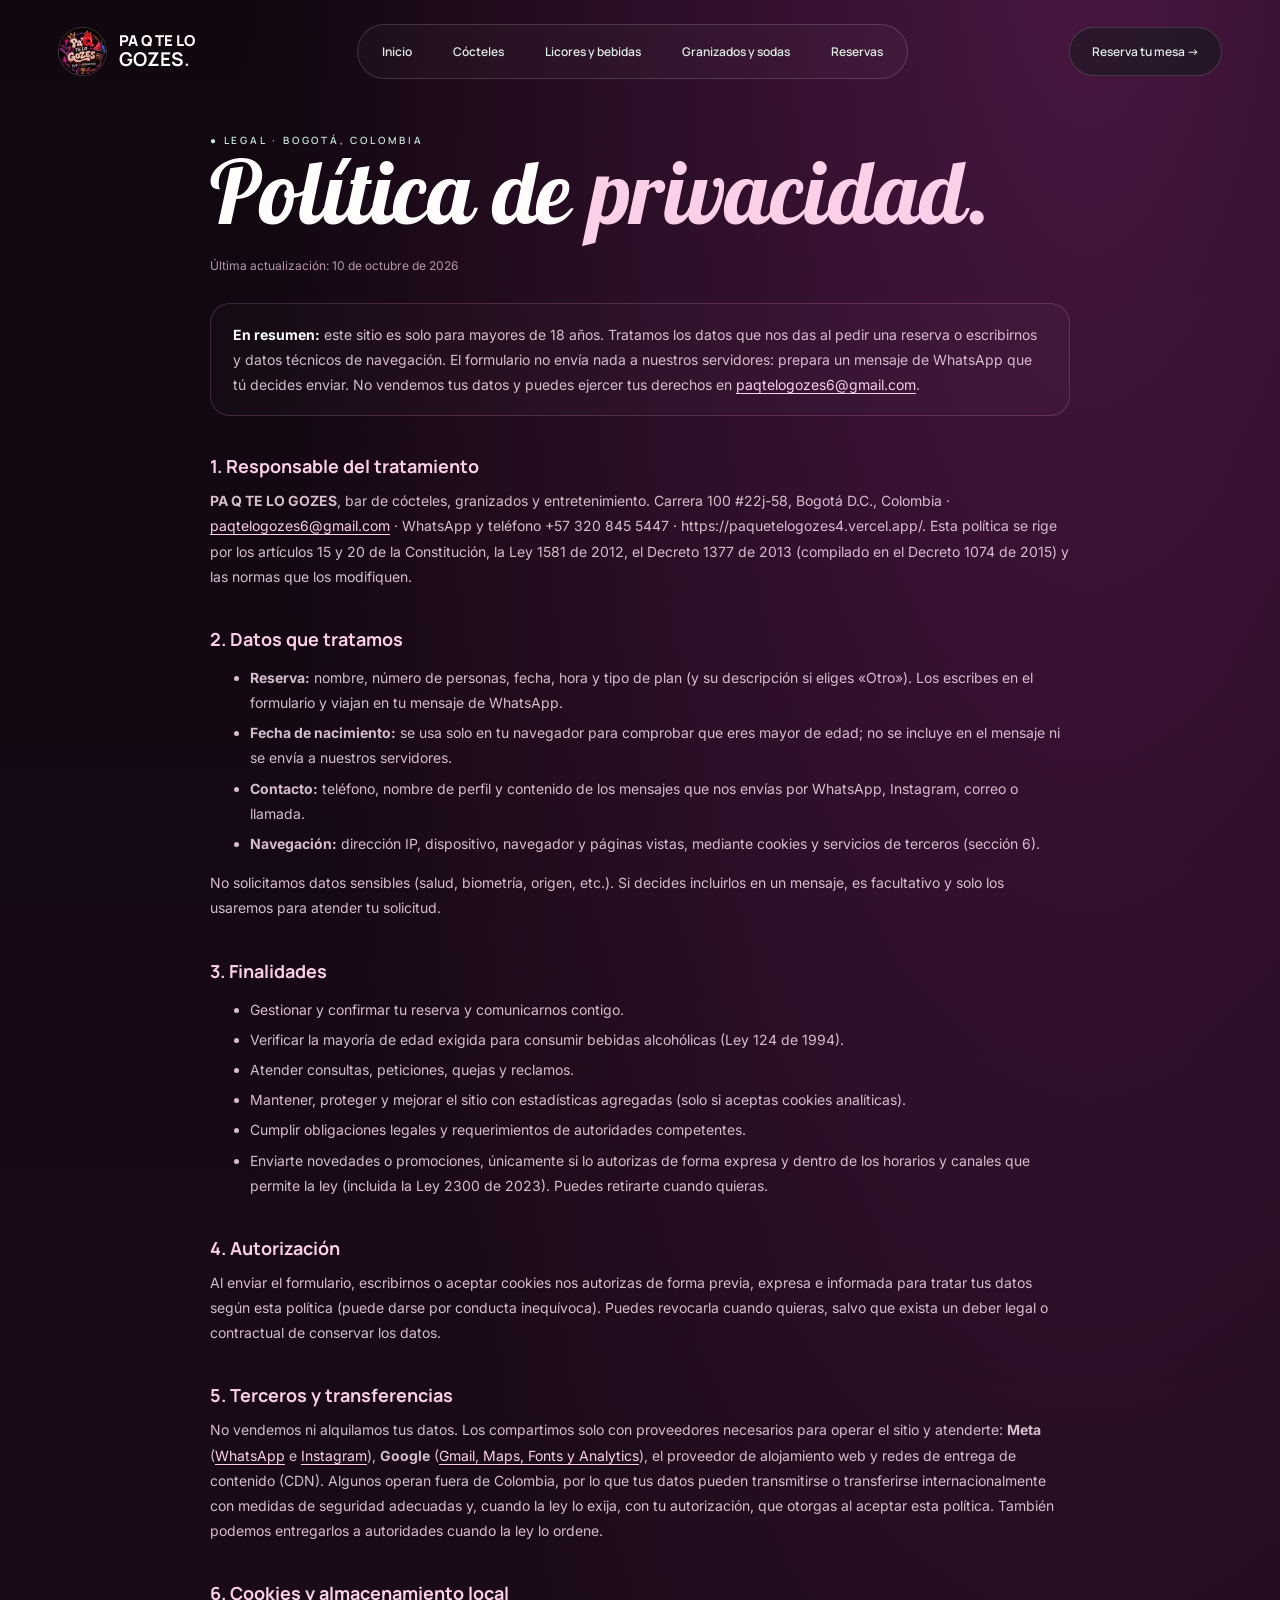
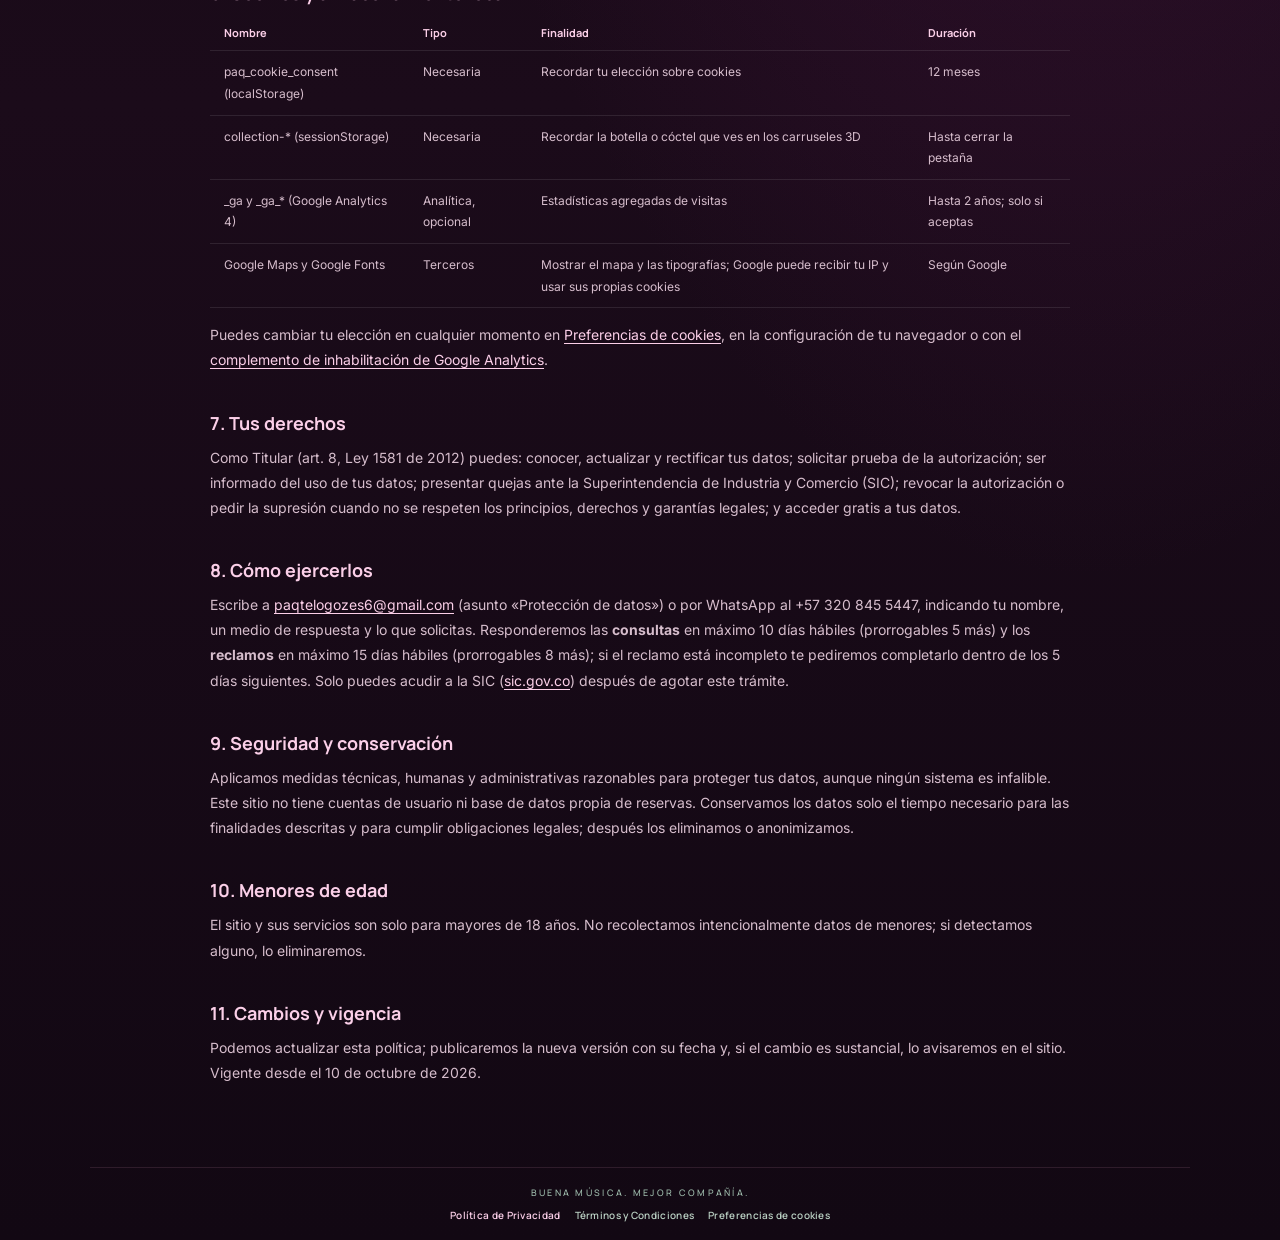
<file: New folder 5/privacidad.html>
<!DOCTYPE html>
<html lang="es"><head><meta charset="utf-8"><meta name="viewport" content="width=device-width, initial-scale=1, viewport-fit=cover"><meta name="theme-color" content="#10070f">
<title>Política de Privacidad | PA Q TE LO GOZES</title><meta name="description" content="Política de privacidad y tratamiento de datos personales de PA Q TE LO GOZES, bar de cócteles, granizados y entretenimiento en Bogotá, Colombia."><meta name="robots" content="index, follow"><link rel="canonical" href="https://paquetelogozes4.vercel.app/privacidad.html">
<meta property="og:type" content="website"><meta property="og:site_name" content="PA Q TE LO GOZES"><meta property="og:title" content="Política de Privacidad | PA Q TE LO GOZES"><meta property="og:description" content="Política de privacidad y tratamiento de datos personales de PA Q TE LO GOZES, bar de cócteles, granizados y entretenimiento en Bogotá, Colombia."><meta property="og:url" content="https://paquetelogozes4.vercel.app/privacidad.html"><meta property="og:image" content="https://paquetelogozes4.vercel.app/assets/og-image.jpg"><meta property="og:locale" content="es_CO">
<link rel="icon" type="image/png" href="assets/favicon.png">
<link rel="preconnect" href="https://fonts.googleapis.com"><link rel="preconnect" href="https://fonts.gstatic.com" crossorigin>
<link href="https://fonts.googleapis.com/css2?family=Galada&family=Inter:wght@400;600&family=Manrope:wght@500;600;700;800&display=swap" rel="stylesheet">
<link rel="stylesheet" href="assets/legal.css"></head><body>
<header class="top"><a class="brand" href="index.html#inicio" aria-label="PA Q TE LO GOZES, inicio"><img src="assets/logo.webp" alt="Logo de PA Q TE LO GOZES, bar en Bogotá" width="49" height="49"><span>PA Q TE LO<b>GOZES<i>.</i></b></span></a>
<nav class="nav" aria-label="Navegación principal"><a href="index.html#inicio">Inicio</a><a href="index.html#cocteles">Cócteles</a><a href="index.html#licores">Licores y bebidas</a><a href="index.html#granizados">Granizados y sodas</a><a href="index.html#reservas">Reservas</a></nav><a class="cta" href="index.html#reservas">Reserva tu mesa →</a></header>
<main><p class="eyebrow">● Legal · Bogotá, Colombia</p><h1>Política de <span>privacidad.</span></h1><p class="upd">Última actualización: 10 de octubre de 2026</p>
<div class="box"><b>En resumen:</b> este sitio es solo para mayores de 18 años. Tratamos los datos que nos das al pedir una reserva o escribirnos y datos técnicos de navegación. El formulario no envía nada a nuestros servidores: prepara un mensaje de WhatsApp que tú decides enviar. No vendemos tus datos y puedes ejercer tus derechos en <a href="mailto:paqtelogozes6@gmail.com">paqtelogozes6@gmail.com</a>.</div>
<h2>1. Responsable del tratamiento</h2>
<p><b>PA Q TE LO GOZES</b>, bar de cócteles, granizados y entretenimiento. Carrera 100 #22j-58, Bogotá D.C., Colombia · <a href="mailto:paqtelogozes6@gmail.com">paqtelogozes6@gmail.com</a> · WhatsApp y teléfono +57 320 845 5447 · https://paquetelogozes4.vercel.app/. Esta política se rige por los artículos 15 y 20 de la Constitución, la Ley 1581 de 2012, el Decreto 1377 de 2013 (compilado en el Decreto 1074 de 2015) y las normas que los modifiquen.</p><!-- Opcional: añade aquí la razón social y el NIT del titular -->
<h2>2. Datos que tratamos</h2>
<ul><li><b>Reserva:</b> nombre, número de personas, fecha, hora y tipo de plan (y su descripción si eliges «Otro»). Los escribes en el formulario y viajan en tu mensaje de WhatsApp.</li><li><b>Fecha de nacimiento:</b> se usa solo en tu navegador para comprobar que eres mayor de edad; no se incluye en el mensaje ni se envía a nuestros servidores.</li><li><b>Contacto:</b> teléfono, nombre de perfil y contenido de los mensajes que nos envías por WhatsApp, Instagram, correo o llamada.</li><li><b>Navegación:</b> dirección IP, dispositivo, navegador y páginas vistas, mediante cookies y servicios de terceros (sección 6).</li></ul>
<p>No solicitamos datos sensibles (salud, biometría, origen, etc.). Si decides incluirlos en un mensaje, es facultativo y solo los usaremos para atender tu solicitud.</p>
<h2>3. Finalidades</h2>
<ul><li>Gestionar y confirmar tu reserva y comunicarnos contigo.</li><li>Verificar la mayoría de edad exigida para consumir bebidas alcohólicas (Ley 124 de 1994).</li><li>Atender consultas, peticiones, quejas y reclamos.</li><li>Mantener, proteger y mejorar el sitio con estadísticas agregadas (solo si aceptas cookies analíticas).</li><li>Cumplir obligaciones legales y requerimientos de autoridades competentes.</li><li>Enviarte novedades o promociones, únicamente si lo autorizas de forma expresa y dentro de los horarios y canales que permite la ley (incluida la Ley 2300 de 2023). Puedes retirarte cuando quieras.</li></ul>
<h2>4. Autorización</h2>
<p>Al enviar el formulario, escribirnos o aceptar cookies nos autorizas de forma previa, expresa e informada para tratar tus datos según esta política (puede darse por conducta inequívoca). Puedes revocarla cuando quieras, salvo que exista un deber legal o contractual de conservar los datos.</p>
<h2>5. Terceros y transferencias</h2>
<p>No vendemos ni alquilamos tus datos. Los compartimos solo con proveedores necesarios para operar el sitio y atenderte: <b>Meta</b> (<a href="https://www.whatsapp.com/legal/privacy-policy" rel="noopener">WhatsApp</a> e <a href="https://privacycenter.instagram.com/policy" rel="noopener">Instagram</a>), <b>Google</b> (<a href="https://policies.google.com/privacy" rel="noopener">Gmail, Maps, Fonts y Analytics</a>), el proveedor de alojamiento web y redes de entrega de contenido (CDN). Algunos operan fuera de Colombia, por lo que tus datos pueden transmitirse o transferirse internacionalmente con medidas de seguridad adecuadas y, cuando la ley lo exija, con tu autorización, que otorgas al aceptar esta política. También podemos entregarlos a autoridades cuando la ley lo ordene.</p>
<h2 id="cookies">6. Cookies y almacenamiento local</h2>
<table><tr><th>Nombre</th><th>Tipo</th><th>Finalidad</th><th>Duración</th></tr>
<tr><td>paq_cookie_consent (localStorage)</td><td>Necesaria</td><td>Recordar tu elección sobre cookies</td><td>12 meses</td></tr>
<tr><td>collection-* (sessionStorage)</td><td>Necesaria</td><td>Recordar la botella o cóctel que ves en los carruseles 3D</td><td>Hasta cerrar la pestaña</td></tr>
<tr><td>_ga y _ga_* (Google Analytics 4)</td><td>Analítica, opcional</td><td>Estadísticas agregadas de visitas</td><td>Hasta 2 años; solo si aceptas</td></tr>
<tr><td>Google Maps y Google Fonts</td><td>Terceros</td><td>Mostrar el mapa y las tipografías; Google puede recibir tu IP y usar sus propias cookies</td><td>Según Google</td></tr></table>
<p>Puedes cambiar tu elección en cualquier momento en <a href="index.html?cookies=preferencias">Preferencias de cookies</a>, en la configuración de tu navegador o con el <a href="https://tools.google.com/dlpage/gaoptout" rel="noopener">complemento de inhabilitación de Google Analytics</a>.</p>
<h2>7. Tus derechos</h2>
<p>Como Titular (art. 8, Ley 1581 de 2012) puedes: conocer, actualizar y rectificar tus datos; solicitar prueba de la autorización; ser informado del uso de tus datos; presentar quejas ante la Superintendencia de Industria y Comercio (SIC); revocar la autorización o pedir la supresión cuando no se respeten los principios, derechos y garantías legales; y acceder gratis a tus datos.</p>
<h2>8. Cómo ejercerlos</h2>
<p>Escribe a <a href="mailto:paqtelogozes6@gmail.com">paqtelogozes6@gmail.com</a> (asunto «Protección de datos») o por WhatsApp al +57 320 845 5447, indicando tu nombre, un medio de respuesta y lo que solicitas. Responderemos las <b>consultas</b> en máximo 10 días hábiles (prorrogables 5 más) y los <b>reclamos</b> en máximo 15 días hábiles (prorrogables 8 más); si el reclamo está incompleto te pediremos completarlo dentro de los 5 días siguientes. Solo puedes acudir a la SIC (<a href="https://www.sic.gov.co" rel="noopener">sic.gov.co</a>) después de agotar este trámite.</p>
<h2>9. Seguridad y conservación</h2>
<p>Aplicamos medidas técnicas, humanas y administrativas razonables para proteger tus datos, aunque ningún sistema es infalible. Este sitio no tiene cuentas de usuario ni base de datos propia de reservas. Conservamos los datos solo el tiempo necesario para las finalidades descritas y para cumplir obligaciones legales; después los eliminamos o anonimizamos.</p>
<h2>10. Menores de edad</h2>
<p>El sitio y sus servicios son solo para mayores de 18 años. No recolectamos intencionalmente datos de menores; si detectamos alguno, lo eliminaremos.</p>
<h2>11. Cambios y vigencia</h2>
<p>Podemos actualizar esta política; publicaremos la nueva versión con su fecha y, si el cambio es sustancial, lo avisaremos en el sitio. Vigente desde el 10 de octubre de 2026.</p>
</main>
<footer class="foot"><span>BUENA MÚSICA. MEJOR COMPAÑÍA.</span><nav aria-label="Información legal"><a href="privacidad.html" aria-current="page">Política de Privacidad</a><a href="terminos.html">Términos y Condiciones</a><a href="index.html?cookies=preferencias">Preferencias de cookies</a></nav></footer>
</body></html>
</file>
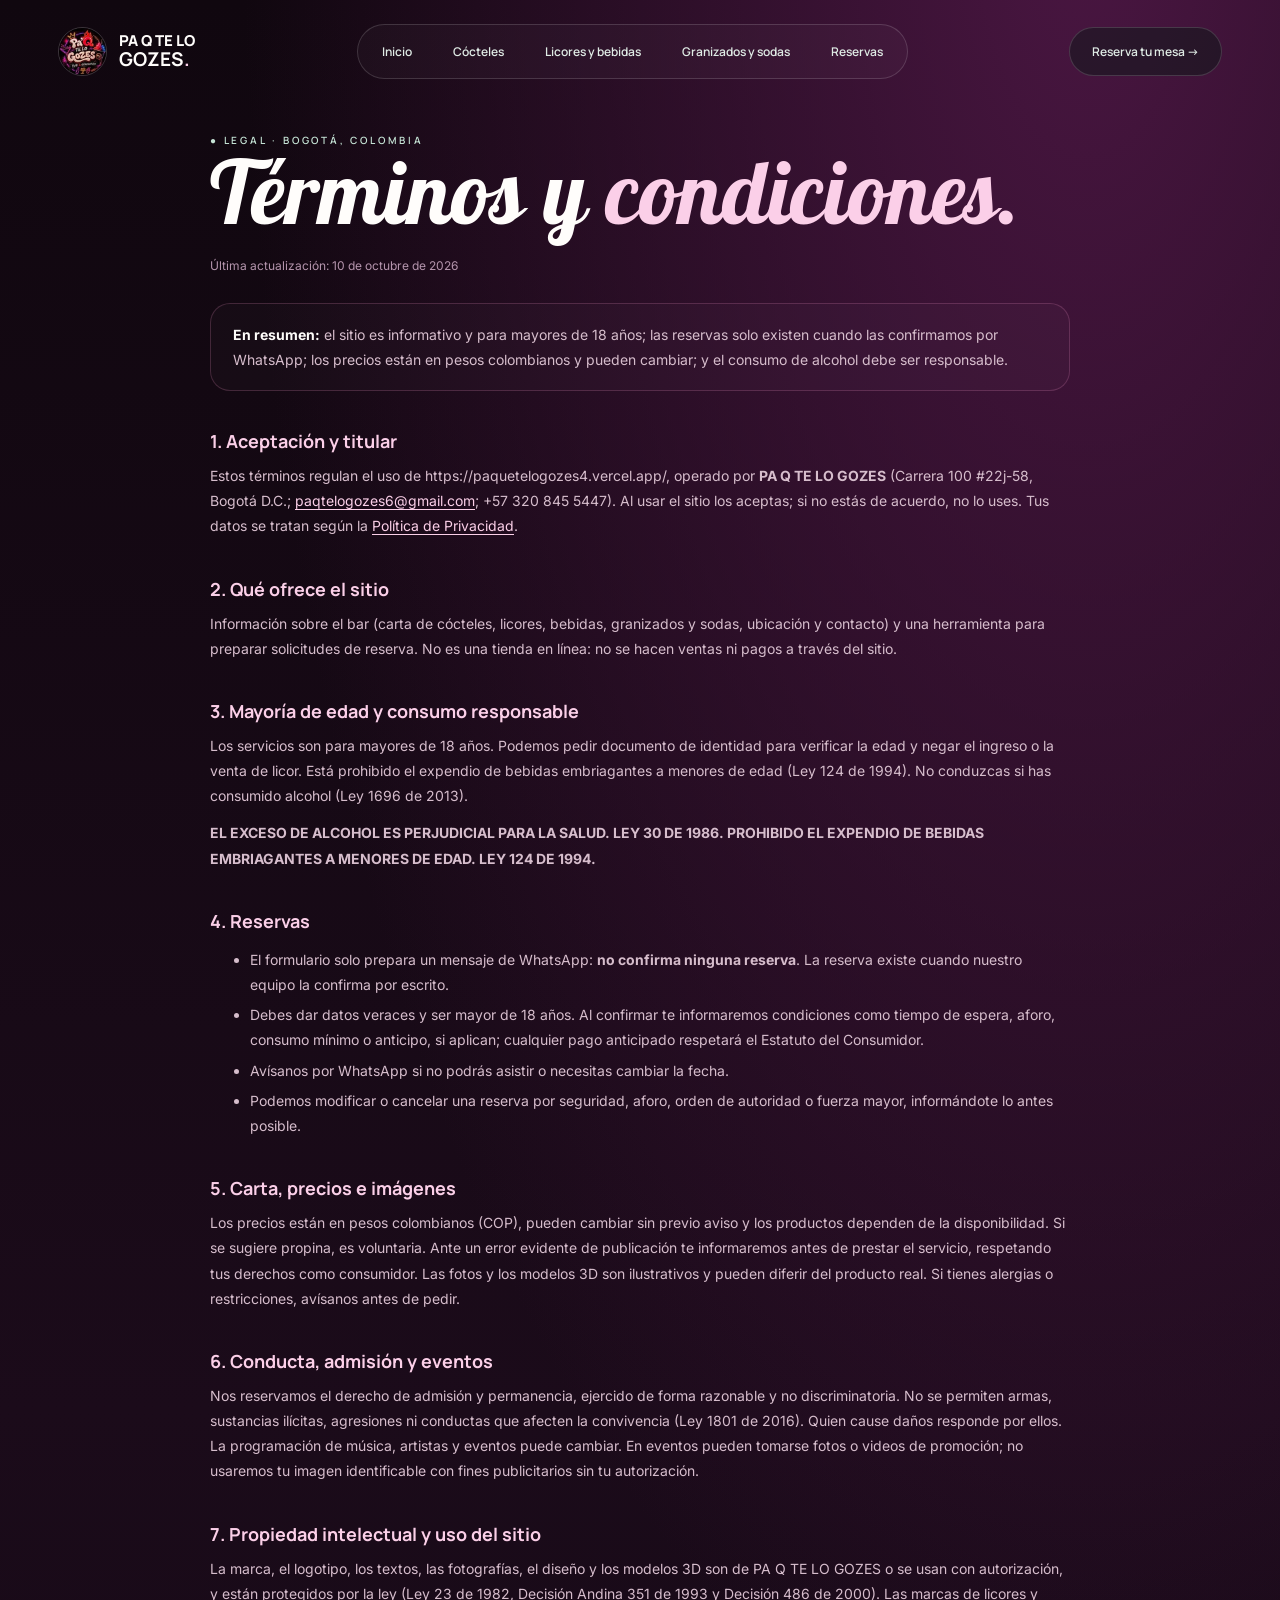
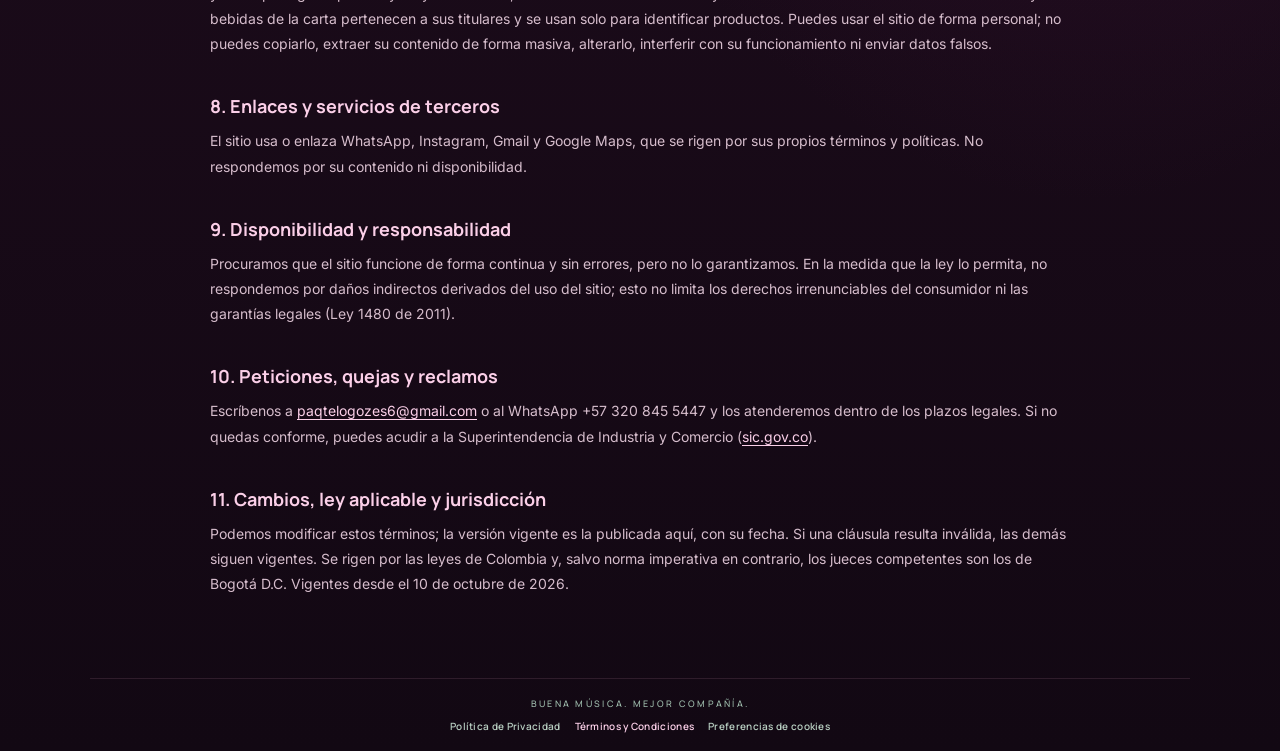
<file: New folder 5/terminos.html>
<!DOCTYPE html>
<html lang="es"><head><meta charset="utf-8"><meta name="viewport" content="width=device-width, initial-scale=1, viewport-fit=cover"><meta name="theme-color" content="#10070f">
<title>Términos y Condiciones | PA Q TE LO GOZES</title><meta name="description" content="Términos y condiciones de uso del sitio, reservas y servicios de PA Q TE LO GOZES, bar de cócteles, granizados y entretenimiento en Bogotá."><meta name="robots" content="index, follow"><link rel="canonical" href="https://paquetelogozes4.vercel.app/terminos.html">
<meta property="og:type" content="website"><meta property="og:site_name" content="PA Q TE LO GOZES"><meta property="og:title" content="Términos y Condiciones | PA Q TE LO GOZES"><meta property="og:description" content="Términos y condiciones de uso del sitio, reservas y servicios de PA Q TE LO GOZES, bar de cócteles, granizados y entretenimiento en Bogotá."><meta property="og:url" content="https://paquetelogozes4.vercel.app/terminos.html"><meta property="og:image" content="https://paquetelogozes4.vercel.app/assets/og-image.jpg"><meta property="og:locale" content="es_CO">
<link rel="icon" type="image/png" href="assets/favicon.png">
<link rel="preconnect" href="https://fonts.googleapis.com"><link rel="preconnect" href="https://fonts.gstatic.com" crossorigin>
<link href="https://fonts.googleapis.com/css2?family=Galada&family=Inter:wght@400;600&family=Manrope:wght@500;600;700;800&display=swap" rel="stylesheet">
<link rel="stylesheet" href="assets/legal.css"></head><body>
<header class="top"><a class="brand" href="index.html#inicio" aria-label="PA Q TE LO GOZES, inicio"><img src="assets/logo.webp" alt="Logo de PA Q TE LO GOZES, bar en Bogotá" width="49" height="49"><span>PA Q TE LO<b>GOZES<i>.</i></b></span></a>
<nav class="nav" aria-label="Navegación principal"><a href="index.html#inicio">Inicio</a><a href="index.html#cocteles">Cócteles</a><a href="index.html#licores">Licores y bebidas</a><a href="index.html#granizados">Granizados y sodas</a><a href="index.html#reservas">Reservas</a></nav><a class="cta" href="index.html#reservas">Reserva tu mesa →</a></header>
<main><p class="eyebrow">● Legal · Bogotá, Colombia</p><h1>Términos y <span>condiciones.</span></h1><p class="upd">Última actualización: 10 de octubre de 2026</p>
<div class="box"><b>En resumen:</b> el sitio es informativo y para mayores de 18 años; las reservas solo existen cuando las confirmamos por WhatsApp; los precios están en pesos colombianos y pueden cambiar; y el consumo de alcohol debe ser responsable.</div>
<h2>1. Aceptación y titular</h2>
<p>Estos términos regulan el uso de https://paquetelogozes4.vercel.app/, operado por <b>PA Q TE LO GOZES</b> (Carrera 100 #22j-58, Bogotá D.C.; <a href="mailto:paqtelogozes6@gmail.com">paqtelogozes6@gmail.com</a>; +57 320 845 5447). Al usar el sitio los aceptas; si no estás de acuerdo, no lo uses. Tus datos se tratan según la <a href="privacidad.html">Política de Privacidad</a>.</p>
<h2>2. Qué ofrece el sitio</h2>
<p>Información sobre el bar (carta de cócteles, licores, bebidas, granizados y sodas, ubicación y contacto) y una herramienta para preparar solicitudes de reserva. No es una tienda en línea: no se hacen ventas ni pagos a través del sitio.</p>
<h2>3. Mayoría de edad y consumo responsable</h2>
<p>Los servicios son para mayores de 18 años. Podemos pedir documento de identidad para verificar la edad y negar el ingreso o la venta de licor. Está prohibido el expendio de bebidas embriagantes a menores de edad (Ley 124 de 1994). No conduzcas si has consumido alcohol (Ley 1696 de 2013).</p>
<p><b>EL EXCESO DE ALCOHOL ES PERJUDICIAL PARA LA SALUD. LEY 30 DE 1986. PROHIBIDO EL EXPENDIO DE BEBIDAS EMBRIAGANTES A MENORES DE EDAD. LEY 124 DE 1994.</b></p>
<h2>4. Reservas</h2>
<ul><li>El formulario solo prepara un mensaje de WhatsApp: <b>no confirma ninguna reserva</b>. La reserva existe cuando nuestro equipo la confirma por escrito.</li><li>Debes dar datos veraces y ser mayor de 18 años. Al confirmar te informaremos condiciones como tiempo de espera, aforo, consumo mínimo o anticipo, si aplican; cualquier pago anticipado respetará el Estatuto del Consumidor.</li><li>Avísanos por WhatsApp si no podrás asistir o necesitas cambiar la fecha.</li><li>Podemos modificar o cancelar una reserva por seguridad, aforo, orden de autoridad o fuerza mayor, informándote lo antes posible.</li></ul>
<h2>5. Carta, precios e imágenes</h2>
<p>Los precios están en pesos colombianos (COP), pueden cambiar sin previo aviso y los productos dependen de la disponibilidad. Si se sugiere propina, es voluntaria. Ante un error evidente de publicación te informaremos antes de prestar el servicio, respetando tus derechos como consumidor. Las fotos y los modelos 3D son ilustrativos y pueden diferir del producto real. Si tienes alergias o restricciones, avísanos antes de pedir.</p>
<h2>6. Conducta, admisión y eventos</h2>
<p>Nos reservamos el derecho de admisión y permanencia, ejercido de forma razonable y no discriminatoria. No se permiten armas, sustancias ilícitas, agresiones ni conductas que afecten la convivencia (Ley 1801 de 2016). Quien cause daños responde por ellos. La programación de música, artistas y eventos puede cambiar. En eventos pueden tomarse fotos o videos de promoción; no usaremos tu imagen identificable con fines publicitarios sin tu autorización.</p>
<h2>7. Propiedad intelectual y uso del sitio</h2>
<p>La marca, el logotipo, los textos, las fotografías, el diseño y los modelos 3D son de PA Q TE LO GOZES o se usan con autorización, y están protegidos por la ley (Ley 23 de 1982, Decisión Andina 351 de 1993 y Decisión 486 de 2000). Las marcas de licores y bebidas de la carta pertenecen a sus titulares y se usan solo para identificar productos. Puedes usar el sitio de forma personal; no puedes copiarlo, extraer su contenido de forma masiva, alterarlo, interferir con su funcionamiento ni enviar datos falsos.</p>
<h2>8. Enlaces y servicios de terceros</h2>
<p>El sitio usa o enlaza WhatsApp, Instagram, Gmail y Google Maps, que se rigen por sus propios términos y políticas. No respondemos por su contenido ni disponibilidad.</p>
<h2>9. Disponibilidad y responsabilidad</h2>
<p>Procuramos que el sitio funcione de forma continua y sin errores, pero no lo garantizamos. En la medida que la ley lo permita, no respondemos por daños indirectos derivados del uso del sitio; esto no limita los derechos irrenunciables del consumidor ni las garantías legales (Ley 1480 de 2011).</p>
<h2>10. Peticiones, quejas y reclamos</h2>
<p>Escríbenos a <a href="mailto:paqtelogozes6@gmail.com">paqtelogozes6@gmail.com</a> o al WhatsApp +57 320 845 5447 y los atenderemos dentro de los plazos legales. Si no quedas conforme, puedes acudir a la Superintendencia de Industria y Comercio (<a href="https://www.sic.gov.co" rel="noopener">sic.gov.co</a>).</p>
<h2>11. Cambios, ley aplicable y jurisdicción</h2>
<p>Podemos modificar estos términos; la versión vigente es la publicada aquí, con su fecha. Si una cláusula resulta inválida, las demás siguen vigentes. Se rigen por las leyes de Colombia y, salvo norma imperativa en contrario, los jueces competentes son los de Bogotá D.C. Vigentes desde el 10 de octubre de 2026.</p>
</main>
<footer class="foot"><span>BUENA MÚSICA. MEJOR COMPAÑÍA.</span><nav aria-label="Información legal"><a href="privacidad.html">Política de Privacidad</a><a href="terminos.html" aria-current="page">Términos y Condiciones</a><a href="index.html?cookies=preferencias">Preferencias de cookies</a></nav></footer>
</body></html>
</file>
<file: New folder 5/assets/legal.css>
:root{--pink:#fbcfe8;--ink:#011d17;--white:#fffdfb}
*{box-sizing:border-box}html{scroll-behavior:smooth}
body{margin:0;min-height:100vh;display:flex;flex-direction:column;color:var(--white);font:400 14px/1.8 Inter,sans-serif;background:radial-gradient(ellipse at 85% -5%,#4a1642 0%,transparent 55%),linear-gradient(#10070f,#1b0b1a 60%,#120813);overflow-x:hidden}
a{color:var(--pink);text-underline-offset:3px}
.top{display:flex;align-items:center;justify-content:space-between;gap:20px;padding:24px 4.5%}
.brand{display:flex;align-items:center;gap:12px;color:inherit;text-decoration:none;font:800 15px/1.06 Manrope,sans-serif}
.brand img{width:49px;height:49px;border-radius:50%;border:1px solid #ffffff30}
.brand b{display:block;font-size:19px}.brand i{font-style:normal;color:var(--pink)}
.nav{display:flex;gap:5px;padding:6px;border:1px solid #ffffff26;border-radius:40px;background:#ffffff07}
.nav a,.cta{font:600 12px Manrope,sans-serif;color:#dfebe5;text-decoration:none;transition:background .25s,color .25s}
.nav a{padding:12px 18px;border-radius:30px}.nav a:hover{background:#ff65ba20;color:#ffcae7}
.cta{border:1px solid #ffffff26;border-radius:30px;padding:15px 22px;background:#02191066}.cta:hover{background:#ffffff10}
main{width:min(860px,calc(100% - 9%));margin:30px auto 70px;flex:1}
.eyebrow{font:600 10px Manrope,sans-serif;letter-spacing:2.8px;text-transform:uppercase;color:#c5e3d5;margin:0}
h1{font:400 clamp(46px,8vw,88px)/1 Galada,cursive;margin:14px 0 6px}h1 span{color:var(--pink)}
.upd{color:#b595ad;font-size:12px;margin:0}
h2{font:700 18px Manrope,sans-serif;margin:38px 0 10px;color:var(--pink)}
p,li{color:#d6bdcc}p{margin:0 0 12px}li{margin:5px 0}
.box{border:1px solid #ff99ce30;background:#ffffff05;border-radius:20px;padding:18px 22px;margin:26px 0;color:#d6bdcc}.box b{color:var(--white)}
table{display:block;overflow-x:auto;border-collapse:collapse;font-size:12px;margin:0 0 14px}
th,td{padding:10px 14px;border-bottom:1px solid #ffffff18;text-align:left;vertical-align:top;color:#d6bdcc}th{color:var(--pink);font:700 11px Manrope,sans-serif}
.foot{margin:0 7%;padding:18px 0;border-top:1px solid #ffb3d21e;display:flex;flex-direction:column;align-items:center;gap:9px;text-align:center;font:500 9px Manrope,sans-serif;letter-spacing:2.3px;color:#9fbdad}
.foot nav{display:flex;flex-wrap:wrap;justify-content:center;gap:4px 14px;font:600 10px Manrope,sans-serif;letter-spacing:.3px}
.foot a{color:#b9cfc2;text-decoration:none}.foot a:hover,.foot [aria-current]{color:var(--pink)}
@media(max-width:860px){.nav{display:none}}
</file>
